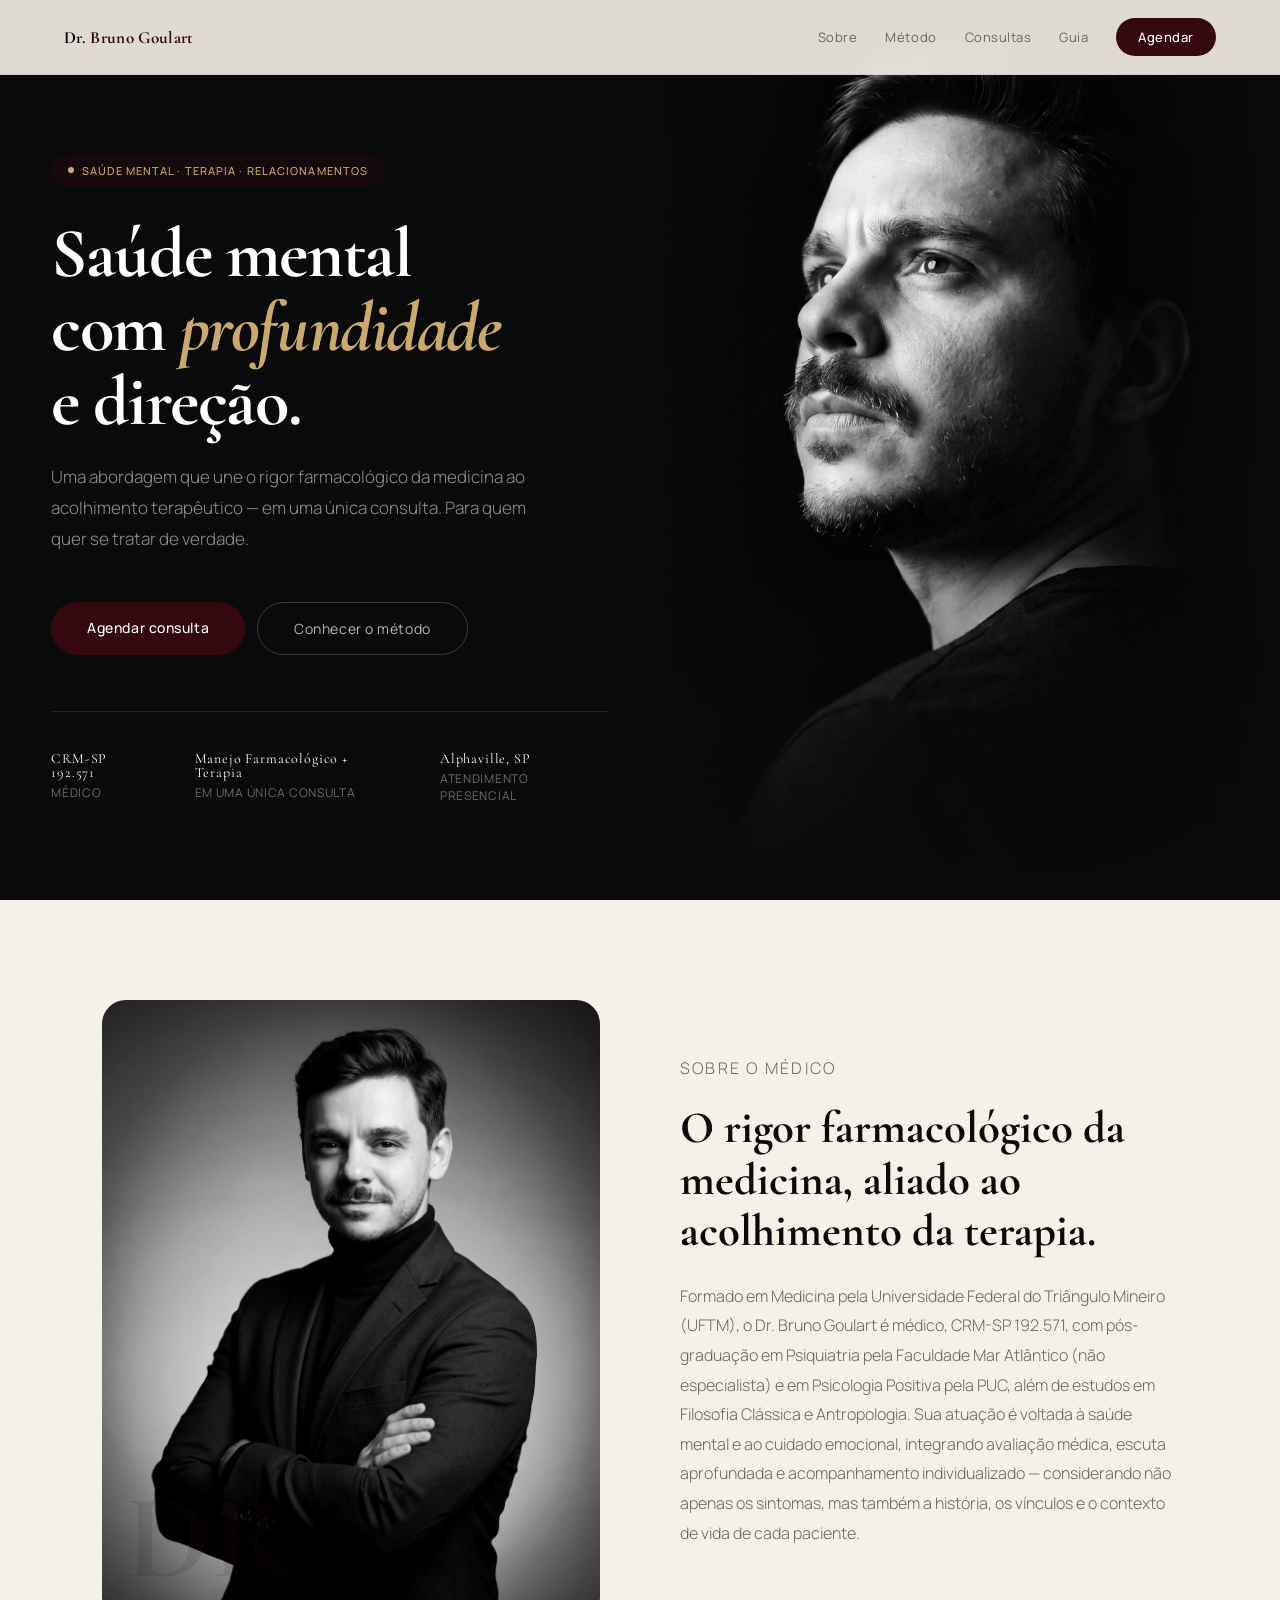
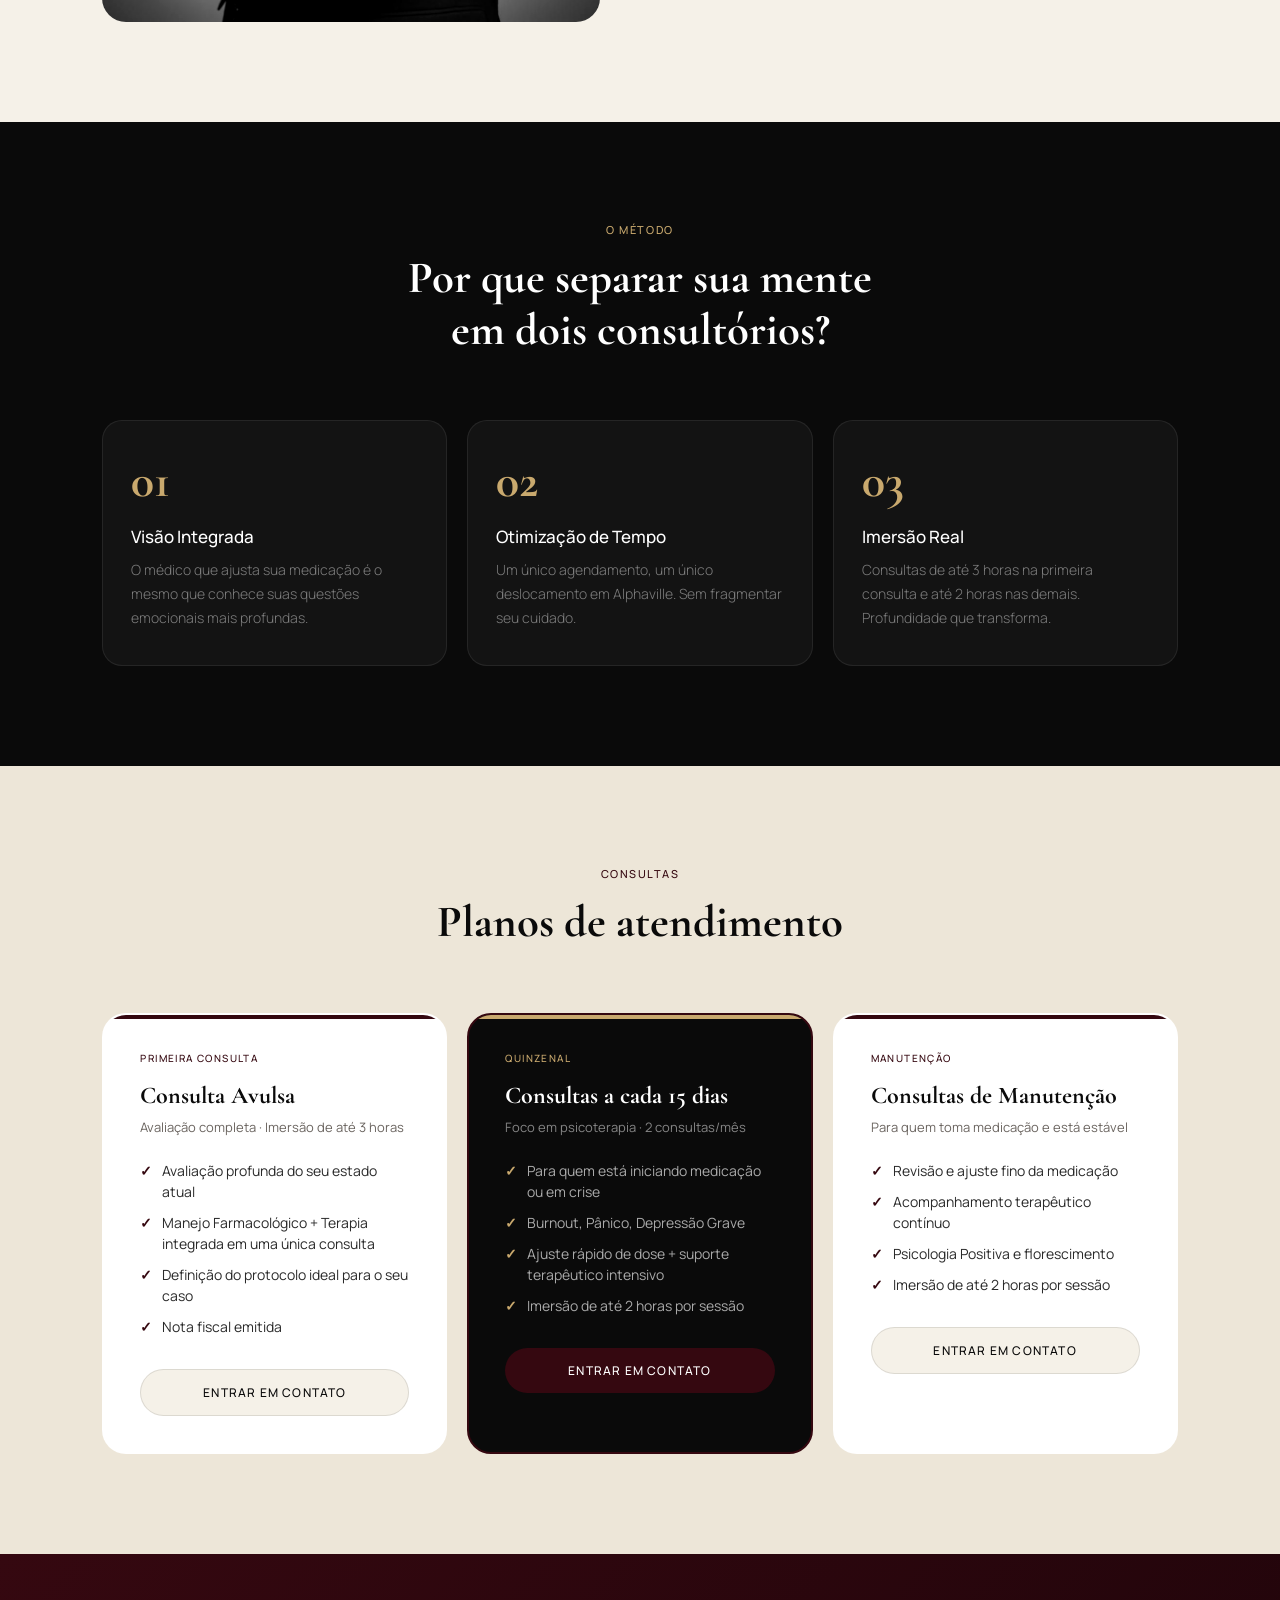
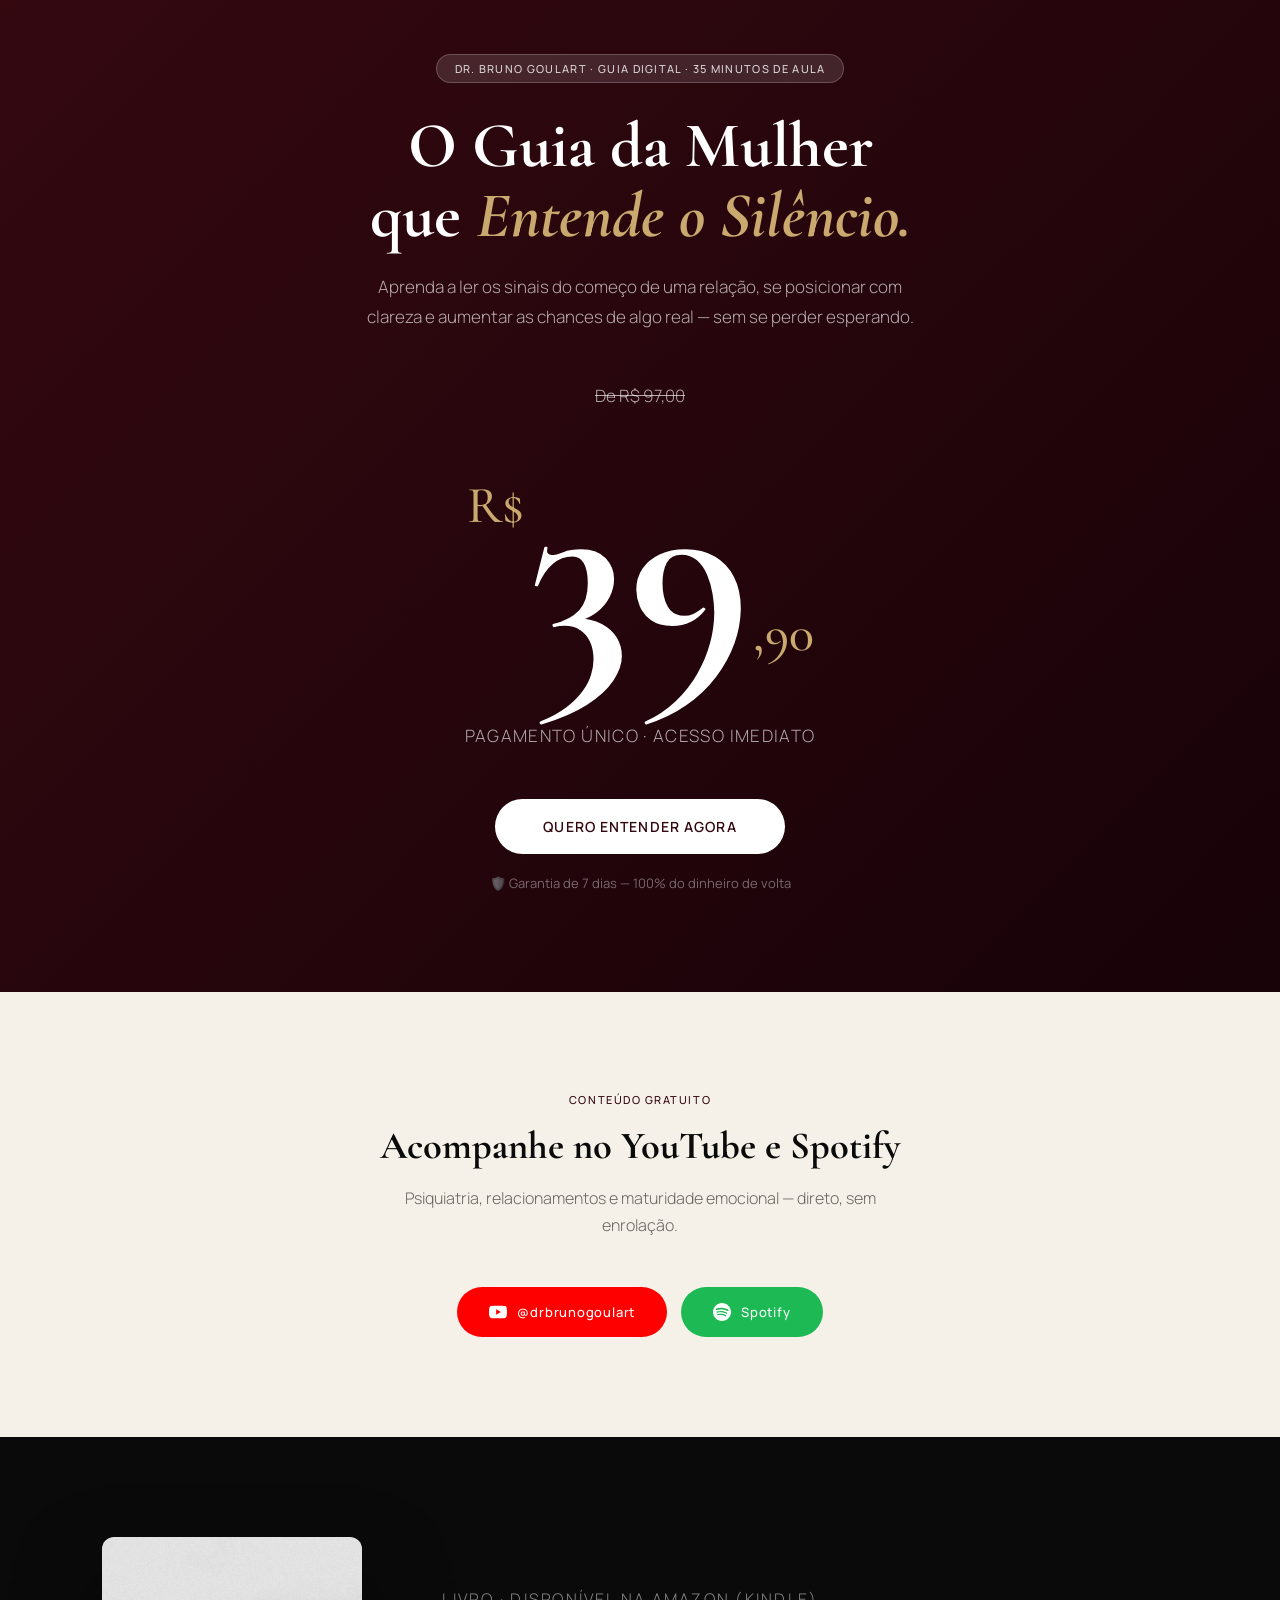
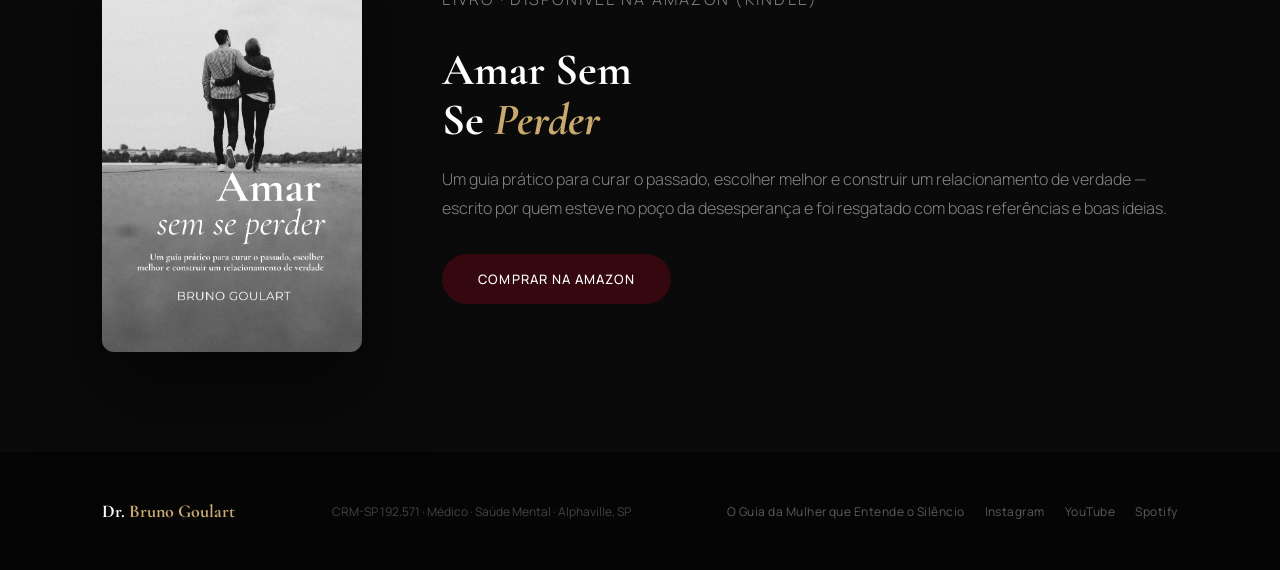
<file: index.html>
<!DOCTYPE html>
<html lang="pt-BR">
<head>
<meta charset="UTF-8">
<meta name="viewport" content="width=device-width, initial-scale=1.0">
<title>Dr. Bruno Goulart — Saúde Mental e Relacionamentos</title>
<link href="https://fonts.googleapis.com/css2?family=Cormorant+Garamond:wght@500;600;700&family=Manrope:wght@300;400;500;600;700;800&display=swap" rel="stylesheet">
<style>
*{margin:0;padding:0;box-sizing:border-box}
:root{
  --bege:#F5F1E8;
  --bege2:#EDE6D8;
  --vinho:#350810;
  --vinho-light:#54101C;
  --gold:#C9A96E;
  --azul:#0047AB;
  --verm:#8B0000;
  --preto:#0A0A0A;
  --cinza:#2A2A2A;
  --text:#1A1A1A;
  --muted:#6B6560;
}
html{scroll-behavior:smooth}
body{font-family:'Manrope',sans-serif;background:var(--bege);color:var(--text);overflow-x:hidden}
a{text-decoration:none;color:inherit}
img{max-width:100%;display:block}
/* NAV */
nav{position:fixed;top:0;left:0;right:0;z-index:100;padding:18px 5%;display:flex;justify-content:space-between;align-items:center;background:rgba(242,237,228,.92);backdrop-filter:blur(12px);border-bottom:1px solid rgba(0,0,0,.06)}
.nav-logo{font-family:'Cormorant Garamond',serif;font-size:17px;font-weight:700;letter-spacing:.02em;color:var(--preto)}
.nav-logo span{color:var(--vinho)}
.nav-links{display:flex;gap:28px;align-items:center}
.nav-links a{font-size:13px;font-weight:400;color:var(--muted);transition:color .2s;letter-spacing:.04em}
.nav-links a:hover{color:var(--preto)}
.nav-cta{background:var(--vinho)!important;color:#fff!important;padding:10px 22px;border-radius:50px;font-size:13px!important;font-weight:500!important;transition:background .2s!important}
.nav-cta:hover{background:var(--vinho-light)!important}
/* HERO */
.hero{min-height:100vh;display:grid;grid-template-columns:1fr 1fr;background:var(--preto);position:relative;overflow:hidden}
.hero-left{padding:140px 5% 80px 8%;display:flex;flex-direction:column;justify-content:center;position:relative;z-index:2}
.hero-tag{display:inline-flex;align-items:center;gap:8px;background:rgba(53,8,16,.25);border:1px solid rgba(53,8,16,.4);color:#C9A96E;font-size:11px;font-weight:500;padding:6px 16px;border-radius:50px;letter-spacing:.1em;text-transform:uppercase;margin-bottom:32px;width:fit-content}
.hero-tag::before{content:'';width:6px;height:6px;border-radius:50%;background:#C9A96E}
.hero h1{font-family:'Cormorant Garamond',serif;font-size:clamp(44px,5.5vw,76px);font-weight:900;color:#fff;line-height:1.05;margin-bottom:24px;letter-spacing:-.02em}
.hero h1 em{font-style:italic;color:#C9A96E}
.hero-desc{font-size:17px;color:rgba(255,255,255,.55);line-height:1.8;max-width:480px;margin-bottom:48px;font-weight:300}
.hero-btns{display:flex;gap:12px;flex-wrap:wrap}
.btn-primary{background:var(--vinho);color:#fff;padding:16px 36px;border-radius:50px;font-size:14px;font-weight:500;letter-spacing:.04em;transition:all .2s;display:inline-block}
.btn-primary:hover{background:var(--vinho-light);transform:translateY(-1px)}
.btn-ghost{background:transparent;color:rgba(255,255,255,.7);padding:16px 36px;border-radius:50px;font-size:14px;font-weight:400;border:1px solid rgba(255,255,255,.2);transition:all .2s;display:inline-block;letter-spacing:.04em}
.btn-ghost:hover{border-color:rgba(255,255,255,.5);color:#fff}
.hero-stats{display:flex;gap:40px;margin-top:56px;padding-top:40px;border-top:1px solid rgba(255,255,255,.1)}
.stat-val{font-family:'Cormorant Garamond',serif;font-size:32px;font-weight:700;color:#fff;line-height:1}
.stat-label{font-size:12px;color:rgba(255,255,255,.4);margin-top:4px;letter-spacing:.06em;text-transform:uppercase}
.hero-right{position:relative;overflow:hidden}
.hero-right img{width:100%;height:100%;object-fit:cover;object-position:center top;filter:grayscale(100%) contrast(1.05)}
.hero-right::after{content:'';position:absolute;inset:0;background:linear-gradient(90deg,var(--preto) 0%,transparent 30%,transparent 70%,var(--preto) 100%)}
.hero-right::before{content:'';position:absolute;inset:0;background:linear-gradient(180deg,transparent 60%,var(--preto) 100%);z-index:1}
/* SOBRE */
.sobre{padding:100px 8%;background:var(--bege);display:grid;grid-template-columns:1fr 1fr;gap:80px;align-items:center}
.sobre-img{position:relative;border-radius:24px;overflow:hidden;aspect-ratio:4/5}
.sobre-img img{width:100%;height:100%;object-fit:cover;object-position:center top;filter:grayscale(20%) contrast(1.05)}
.sobre-img::after{content:'DR';position:absolute;bottom:24px;left:24px;font-family:'Cormorant Garamond',serif;font-size:120px;font-weight:900;color:rgba(53,8,16,.12);line-height:1;pointer-events:none}
.sobre-tag{font-size:11px;font-weight:500;letter-spacing:.14em;text-transform:uppercase;color:var(--vinho);margin-bottom:16px}
.sobre h2{font-family:'Cormorant Garamond',serif;font-size:clamp(32px,3.5vw,48px);font-weight:700;color:var(--preto);line-height:1.15;margin-bottom:24px}
.sobre p{font-size:16px;color:var(--muted);line-height:1.85;margin-bottom:20px;font-weight:300}
.sobre-credenciais{display:flex;flex-direction:column;gap:10px;margin-top:32px}
.cred{display:flex;align-items:flex-start;gap:12px;font-size:14px;color:var(--cinza)}
.cred-dot{width:8px;height:8px;border-radius:50%;background:var(--vinho);flex-shrink:0;margin-top:5px}
/* METODO */
.metodo{padding:100px 8%;background:var(--preto)}
.section-header{text-align:center;margin-bottom:64px}
.section-tag{font-size:11px;font-weight:500;letter-spacing:.14em;text-transform:uppercase;color:#C9A96E;margin-bottom:16px}
.section-tag.dark{color:var(--vinho)}
.section-h2{font-family:'Cormorant Garamond',serif;font-size:clamp(32px,3.5vw,52px);font-weight:700;color:#fff;line-height:1.15}
.section-h2.dark{color:var(--preto)}
.metodo-grid{display:grid;grid-template-columns:repeat(3,1fr);gap:20px}
.metodo-card{background:rgba(255,255,255,.04);border:1px solid rgba(255,255,255,.08);border-radius:20px;padding:36px 28px;transition:all .25s}
.metodo-card:hover{background:rgba(53,8,16,.12);border-color:rgba(53,8,16,.3);transform:translateY(-4px)}
.metodo-num{font-family:'Cormorant Garamond',serif;font-size:48px;font-weight:900;color:var(--gold);line-height:1;margin-bottom:20px}
.metodo-card h3{font-size:17px;font-weight:500;color:#fff;margin-bottom:10px}
.metodo-card p{font-size:14px;color:rgba(255,255,255,.45);line-height:1.7;font-weight:300}
/* CONSULTAS */
.consultas{padding:100px 8%;background:var(--bege2)}
.consultas-grid{display:grid;grid-template-columns:repeat(3,1fr);gap:20px;margin-top:64px}
.consulta-card{background:#fff;border-radius:24px;padding:36px;transition:all .25s;border:2px solid transparent;position:relative;overflow:hidden}
.consulta-card::before{content:'';position:absolute;top:0;left:0;right:0;height:4px;background:var(--vinho)}
.consulta-card.destaque{border-color:var(--vinho);background:var(--preto)}
.consulta-card.destaque::before{background:#C9A96E}
.consulta-card:hover{transform:translateY(-4px);box-shadow:0 20px 60px rgba(0,0,0,.1)}
.consulta-label{font-size:10px;font-weight:500;letter-spacing:.14em;text-transform:uppercase;color:var(--vinho);margin-bottom:16px}
.consulta-card.destaque .consulta-label{color:#C9A96E}
.consulta-card h3{font-family:'Cormorant Garamond',serif;font-size:24px;font-weight:700;color:var(--preto);margin-bottom:8px}
.consulta-card.destaque h3{color:#fff}
.consulta-freq{font-size:13px;color:var(--muted);margin-bottom:24px}
.consulta-card.destaque .consulta-freq{color:rgba(255,255,255,.5)}
.consulta-features{list-style:none;display:flex;flex-direction:column;gap:10px;margin-bottom:32px}
.consulta-features li{font-size:14px;color:var(--cinza);display:flex;gap:10px;align-items:flex-start;line-height:1.5}
.consulta-card.destaque .consulta-features li{color:rgba(255,255,255,.65)}
.consulta-features li::before{content:'✓';color:var(--vinho);font-weight:700;flex-shrink:0}
.consulta-card.destaque .consulta-features li::before{color:#C9A96E}
.btn-card{display:block;text-align:center;background:var(--bege);color:var(--preto);padding:14px;font-size:12px;font-weight:500;letter-spacing:.1em;text-transform:uppercase;border-radius:50px;transition:all .2s;border:1px solid rgba(0,0,0,.1)}
.btn-card:hover{background:var(--vinho);color:#fff;border-color:var(--vinho)}
.btn-card.inv{background:var(--vinho);color:#fff;border:none}
.btn-card.inv:hover{background:var(--vinho-light)}
/* GUIA */
.desafio{padding:100px 8%;background:linear-gradient(135deg,var(--vinho) 0%,#170308 100%);position:relative;overflow:hidden}
.desafio-inner{max-width:860px;margin:0 auto;text-align:center;position:relative;z-index:2}
.desafio-tag{display:inline-block;background:rgba(255,255,255,.12);border:1px solid rgba(255,255,255,.2);color:rgba(255,255,255,.8);font-size:11px;font-weight:500;padding:6px 18px;border-radius:50px;letter-spacing:.12em;text-transform:uppercase;margin-bottom:28px}
.desafio h2{font-family:'Cormorant Garamond',serif;font-size:clamp(36px,5vw,64px);font-weight:900;color:#fff;margin-bottom:20px;line-height:1.1}
.desafio h2 em{font-style:italic;color:#C9A96E}
.desafio p{font-size:17px;color:rgba(255,255,255,.65);max-width:560px;margin:0 auto 48px;line-height:1.8;font-weight:300}
.desafio-preco{margin-bottom:40px}
.preco-de{font-size:14px;color:rgba(255,255,255,.35);text-decoration:line-through;margin-bottom:4px}
.preco-val{font-family:'Cormorant Garamond',serif;font-size:260px!important;font-weight:900;color:#fff;line-height:.85;display:flex;align-items:center;justify-content:center;gap:0}
.preco-obs{font-size:12px;color:rgba(255,255,255,.35);margin-top:80px;letter-spacing:.08em;text-transform:uppercase}
.btn-desafio{display:inline-block;background:#fff;color:var(--vinho);padding:18px 48px;border-radius:50px;font-size:14px;font-weight:600;letter-spacing:.08em;text-transform:uppercase;transition:all .2s}
.btn-desafio:hover{background:#f0e8ff;transform:translateY(-2px)}
.garantia{margin-top:20px;font-size:13px;color:rgba(255,255,255,.4);display:flex;align-items:center;gap:8px;justify-content:center}
/* CONTEUDO */
.conteudo{padding:100px 8%;background:var(--bege);text-align:center}
.conteudo-btns{display:flex;gap:14px;justify-content:center;flex-wrap:wrap;margin-top:48px}
.btn-yt{display:inline-flex;align-items:center;gap:10px;background:#FF0000;color:#fff;padding:16px 32px;border-radius:50px;font-size:13px;font-weight:500;letter-spacing:.06em;transition:opacity .2s}
.btn-yt:hover{opacity:.85}
.btn-sp{display:inline-flex;align-items:center;gap:10px;background:#1DB954;color:#fff;padding:16px 32px;border-radius:50px;font-size:13px;font-weight:500;letter-spacing:.06em;transition:opacity .2s}
.btn-sp:hover{opacity:.85}
/* LIVRO */
.livro{padding:100px 8%;background:var(--preto);display:grid;grid-template-columns:auto 1fr;gap:80px;align-items:center}
.livro-capa{width:260px;flex-shrink:0;border-radius:12px;overflow:hidden;box-shadow:0 40px 80px rgba(0,0,0,.5)}
.livro-capa img{width:100%;height:100%;object-fit:cover}
.livro-tag{font-size:11px;font-weight:500;letter-spacing:.14em;text-transform:uppercase;color:#C9A96E;margin-bottom:16px}
.livro h2{font-family:'Cormorant Garamond',serif;font-size:clamp(32px,3.5vw,52px);font-weight:900;color:#fff;line-height:1.1;margin-bottom:20px}
.livro h2 em{font-style:italic;color:#C9A96E}
.livro p{font-size:16px;color:rgba(255,255,255,.5);line-height:1.8;margin-bottom:32px;font-weight:300}
.btn-livro{display:inline-block;background:var(--vinho);color:#fff;padding:16px 36px;border-radius:50px;font-size:13px;font-weight:500;letter-spacing:.08em;text-transform:uppercase;transition:all .2s}
.btn-livro:hover{background:var(--vinho-light)}
/* FOOTER */
footer{background:#050505;padding:48px 8%;display:flex;justify-content:space-between;align-items:center;flex-wrap:wrap;gap:24px}
.footer-logo{font-family:'Cormorant Garamond',serif;font-size:18px;font-weight:700;color:#fff}
.footer-logo span{color:#C9A96E}
footer p{font-size:12px;color:rgba(255,255,255,.25);line-height:1.8}
.footer-links{display:flex;gap:20px}
.footer-links a{font-size:12px;color:rgba(255,255,255,.35);transition:color .2s;letter-spacing:.04em}
.footer-links a:hover{color:#C9A96E}
@media(max-width:900px){
  nav .nav-links{display:none}
  .hero{grid-template-columns:1fr;min-height:auto}
  .hero-right{height:55vw;order:-1}
  .hero-left{padding:80px 6% 50px}
  .hero h1{font-size:clamp(36px,10vw,56px)}
  .hero-desc{font-size:15px;margin-bottom:32px}
  .hero-btns{flex-direction:column;align-items:flex-start;gap:12px}
  .btn-primary,.btn-ghost{width:100%;text-align:center}
  .hero-stats{flex-direction:column;gap:16px;margin-top:36px;padding-top:28px}
  .stat-val{font-size:13px}
  .sobre,.livro{grid-template-columns:1fr;gap:40px}
  .sobre-img{aspect-ratio:4/3}
  .sobre{padding:60px 6%}
  .sobre h2{font-size:28px}
  .metodo{padding:60px 6%}
  .metodo-grid{grid-template-columns:1fr;gap:14px}
  .consultas{padding:60px 6%}
  .consultas-grid{grid-template-columns:1fr;gap:14px}
  .desafio{padding:60px 6%}
  .desafio h2{font-size:clamp(32px,8vw,52px)}
  .desafio p{font-size:15px}
  .preco-val{font-size:120px!important}
  .conteudo{padding:60px 6%}
  .conteudo-btns{flex-direction:column;align-items:center}
  .livro{padding:60px 6%;grid-template-columns:1fr}
  .livro-capa{width:160px;margin:0 auto}
  footer{flex-direction:column;text-align:center;padding:32px 6%;gap:16px}
  .footer-links{flex-wrap:wrap;justify-content:center}
}
@media(max-width:480px){
  .hero-left{padding:80px 5% 40px}
  .hero h1{font-size:clamp(32px,9vw,44px)}
  .sobre,.metodo,.consultas,.desafio,.conteudo,.livro{padding-left:5%;padding-right:5%}
  .metodo-card{padding:24px 20px}
  .consulta-card{padding:24px 20px}
  .hero-right{height:60vw}
  .nav-logo{font-size:15px}
}
</style>
</head>
<body>
<nav>
  <div class="nav-logo">Dr. <span>Bruno Goulart</span></div>
  <div class="nav-links">
    <a href="#sobre">Sobre</a>
    <a href="#metodo">Método</a>
    <a href="#consultas">Consultas</a>
    <a href="#desafio">Guia</a>
    <a href="https://wa.me/55" class="nav-cta">Agendar</a>
  </div>
</nav>
<!-- HERO -->
<section class="hero">
  <div class="hero-left">
    <div class="hero-tag">Saúde Mental · Terapia · Relacionamentos</div>
    <h1>Saúde mental<br>com <em>profundidade</em><br>e direção.</h1>
    <p class="hero-desc">Uma abordagem que une o rigor farmacológico da medicina ao acolhimento terapêutico — em uma única consulta. Para quem quer se tratar de verdade.</p>
    <div class="hero-btns">
      <a href="https://wa.me/55" class="btn-primary">Agendar consulta</a>
      <a href="#sobre" class="btn-ghost">Conhecer o método</a>
    </div>
    <div class="hero-stats">
      <div><div class="stat-val" style="font-size:14px;font-weight:400;letter-spacing:.06em">CRM-SP 192.571</div><div class="stat-label">Médico</div></div>
      <div><div class="stat-val" style="font-size:14px;font-weight:400;letter-spacing:.06em">Manejo Farmacológico + Terapia</div><div class="stat-label">Em uma única consulta</div></div>
      <div><div class="stat-val" style="font-size:14px;font-weight:400;letter-spacing:.06em">Alphaville, SP</div><div class="stat-label">Atendimento presencial</div></div>
    </div>
  </div>
  <div class="hero-right">
    <img src="bruno1.jpeg" alt="Dr. Bruno Goulart">
  </div>
</section>
<!-- SOBRE -->
<section class="sobre" id="sobre">
  <div class="sobre-img">
    <img src="bruno2.jpeg" alt="Dr. Bruno Goulart">
  </div>
  <div>
    <p class="sobre-tag">Sobre o médico</p>
    <h2>O rigor farmacológico da medicina, aliado ao acolhimento da terapia.</h2>
    <p>Formado em Medicina pela Universidade Federal do Triângulo Mineiro (UFTM), o Dr. Bruno Goulart é médico, CRM-SP 192.571, com pós-graduação em Psiquiatria pela Faculdade Mar Atlântico (não especialista) e em Psicologia Positiva pela PUC, além de estudos em Filosofia Clássica e Antropologia. Sua atuação é voltada à saúde mental e ao cuidado emocional, integrando avaliação médica, escuta aprofundada e acompanhamento individualizado — considerando não apenas os sintomas, mas também a história, os vínculos e o contexto de vida de cada paciente.</p>
  </div>
</section>
<!-- MÉTODO -->
<section class="metodo" id="metodo">
  <div class="section-header">
    <p class="section-tag">O método</p>
    <h2 class="section-h2">Por que separar sua mente<br>em dois consultórios?</h2>
  </div>
  <div class="metodo-grid">
    <div class="metodo-card">
      <div class="metodo-num">01</div>
      <h3>Visão Integrada</h3>
      <p>O médico que ajusta sua medicação é o mesmo que conhece suas questões emocionais mais profundas.</p>
    </div>
    <div class="metodo-card">
      <div class="metodo-num">02</div>
      <h3>Otimização de Tempo</h3>
      <p>Um único agendamento, um único deslocamento em Alphaville. Sem fragmentar seu cuidado.</p>
    </div>
    <div class="metodo-card">
      <div class="metodo-num">03</div>
      <h3>Imersão Real</h3>
      <p>Consultas de até 3 horas na primeira consulta e até 2 horas nas demais. Profundidade que transforma.</p>
    </div>
  </div>
</section>
<!-- CONSULTAS -->
<section class="consultas" id="consultas">
  <div class="section-header">
    <p class="section-tag dark">Consultas</p>
    <h2 class="section-h2 dark">Planos de atendimento</h2>
  </div>
  <div class="consultas-grid">
    <div class="consulta-card">
      <p class="consulta-label">Primeira Consulta</p>
      <h3>Consulta Avulsa</h3>
      <p class="consulta-freq">Avaliação completa · Imersão de até 3 horas</p>
      <ul class="consulta-features">
        <li>Avaliação profunda do seu estado atual</li>
        <li>Manejo Farmacológico + Terapia integrada em uma única consulta</li>
        <li>Definição do protocolo ideal para o seu caso</li>
        <li>Nota fiscal emitida</li>
      </ul>
      <a href="https://wa.me/55" class="btn-card">Entrar em contato</a>
    </div>
    <div class="consulta-card destaque">
      <p class="consulta-label">Quinzenal</p>
      <h3>Consultas a cada 15 dias</h3>
      <p class="consulta-freq">Foco em psicoterapia · 2 consultas/mês</p>
      <ul class="consulta-features">
        <li>Para quem está iniciando medicação ou em crise</li>
        <li>Burnout, Pânico, Depressão Grave</li>
        <li>Ajuste rápido de dose + suporte terapêutico intensivo</li>
        <li>Imersão de até 2 horas por sessão</li>
      </ul>
      <a href="https://wa.me/55" class="btn-card inv">Entrar em contato</a>
    </div>
    <div class="consulta-card">
      <p class="consulta-label">Manutenção</p>
      <h3>Consultas de Manutenção</h3>
      <p class="consulta-freq">Para quem toma medicação e está estável</p>
      <ul class="consulta-features">
        <li>Revisão e ajuste fino da medicação</li>
        <li>Acompanhamento terapêutico contínuo</li>
        <li>Psicologia Positiva e florescimento</li>
        <li>Imersão de até 2 horas por sessão</li>
      </ul>
      <a href="https://wa.me/55" class="btn-card">Entrar em contato</a>
    </div>
  </div>
</section>
<!-- GUIA -->
<section class="desafio" id="desafio">
  <div class="desafio-inner">
    <div class="desafio-tag">Dr. Bruno Goulart · Guia Digital · 35 minutos de aula</div>
    <h2>O Guia da Mulher<br>que <em>Entende o Silêncio.</em></h2>
    <p>Aprenda a ler os sinais do começo de uma relação, se posicionar com clareza e aumentar as chances de algo real — sem se perder esperando.</p>
    <div class="desafio-preco">
      <p class="preco-de">De R$ 97,00</p>
      <div class="preco-val" style="margin-bottom:40px">
        <span style="font-size:52px;color:var(--gold);font-weight:500;align-self:flex-start;padding-top:24px;margin-right:4px">R$</span>
        <span>39</span>
        <span style="font-size:52px;color:var(--gold);font-weight:500;align-self:flex-end;padding-bottom:24px;margin-left:2px">,90</span>
      </div>
      <p class="preco-obs">Pagamento único · Acesso imediato</p>
    </div>
    <a href="/silencio" class="btn-desafio">Quero entender agora</a>
    <div class="garantia">🛡️ Garantia de 7 dias — 100% do dinheiro de volta</div>
  </div>
</section>
<!-- CONTEÚDO -->
<section class="conteudo" id="conteudo">
  <p class="sobre-tag" style="text-align:center">Conteúdo gratuito</p>
  <h2 style="font-family:'Cormorant Garamond',serif;font-size:clamp(28px,3vw,44px);font-weight:700;color:var(--preto);margin-bottom:16px">Acompanhe no YouTube e Spotify</h2>
  <p style="font-size:16px;color:var(--muted);max-width:520px;margin:0 auto;font-weight:300;line-height:1.7">Psiquiatria, relacionamentos e maturidade emocional — direto, sem enrolação.</p>
  <div class="conteudo-btns">
    <a href="https://youtube.com/@drbrunogoulart" target="_blank" class="btn-yt">
      <svg width="18" height="18" viewBox="0 0 24 24" fill="white"><path d="M23.498 6.186a3.016 3.016 0 0 0-2.122-2.136C19.505 3.545 12 3.545 12 3.545s-7.505 0-9.377.505A3.017 3.017 0 0 0 .502 6.186C0 8.07 0 12 0 12s0 3.93.502 5.814a3.016 3.016 0 0 0 2.122 2.136c1.871.505 9.376.505 9.376.505s7.505 0 9.377-.505a3.015 3.015 0 0 0 2.122-2.136C24 15.93 24 12 24 12s0-3.93-.502-5.814zM9.545 15.568V8.432L15.818 12l-6.273 3.568z"/></svg>
      @drbrunogoulart
    </a>
    <a href="https://open.spotify.com/show/drbrunogoulart" target="_blank" class="btn-sp">
      <svg width="18" height="18" viewBox="0 0 24 24" fill="white"><path d="M12 0C5.4 0 0 5.4 0 12s5.4 12 12 12 12-5.4 12-12S18.66 0 12 0zm5.521 17.34c-.24.359-.66.48-1.021.24-2.82-1.74-6.36-2.101-10.561-1.141-.418.122-.779-.179-.899-.539-.12-.421.18-.78.54-.9 4.56-1.021 8.52-.6 11.64 1.32.42.18.479.659.301 1.02zm1.44-3.3c-.301.42-.841.6-1.262.3-3.239-1.98-8.159-2.58-11.939-1.38-.479.12-1.02-.12-1.14-.6-.12-.48.12-1.021.6-1.141C9.6 9.9 15 10.561 18.72 12.84c.361.181.54.78.241 1.2zm.12-3.36C15.24 8.4 8.82 8.16 5.16 9.301c-.6.179-1.2-.181-1.38-.721-.18-.601.18-1.2.72-1.381 4.26-1.26 11.28-1.02 15.721 1.621.539.3.719 1.02.419 1.56-.299.421-1.02.599-1.559.3z"/></svg>
      Spotify
    </a>
  </div>
</section>
<!-- LIVRO -->
<section class="livro">
  <div class="livro-capa">
    <img src="capa-amar-sem-se-perder.jpg" alt="Capa do livro Amar Sem Se Perder, de Dr. Bruno Goulart">
  </div>
  <div>
    <p class="livro-tag">Livro · Disponível na Amazon (Kindle)</p>
    <h2>Amar Sem<br>Se <em>Perder</em></h2>
    <p>Um guia prático para curar o passado, escolher melhor e construir um relacionamento de verdade — escrito por quem esteve no poço da desesperança e foi resgatado com boas referências e boas ideias.</p>
    <a href="https://www.amazon.com.br/Amar-sem-perder-construir-relacionamento-ebook/dp/B0HH9PQ51R" class="btn-livro" id="link-amazon-livro" target="_blank" rel="noopener">Comprar na Amazon</a>
  </div>
</section>
<!-- FOOTER -->
<footer>
  <div class="footer-logo">Dr. <span>Bruno Goulart</span></div>
  <p>CRM-SP 192.571 · Médico · Saúde Mental · Alphaville, SP</p>
  <div class="footer-links">
    <a href="/silencio">O Guia da Mulher que Entende o Silêncio</a>
    <a href="https://instagram.com/drbrunogoulart" target="_blank">Instagram</a>
    <a href="https://youtube.com/@drbrunogoulart" target="_blank">YouTube</a>
    <a href="https://open.spotify.com/show/drbrunogoulart" target="_blank">Spotify</a>
  </div>
</footer>
</body>
</html>
</file>
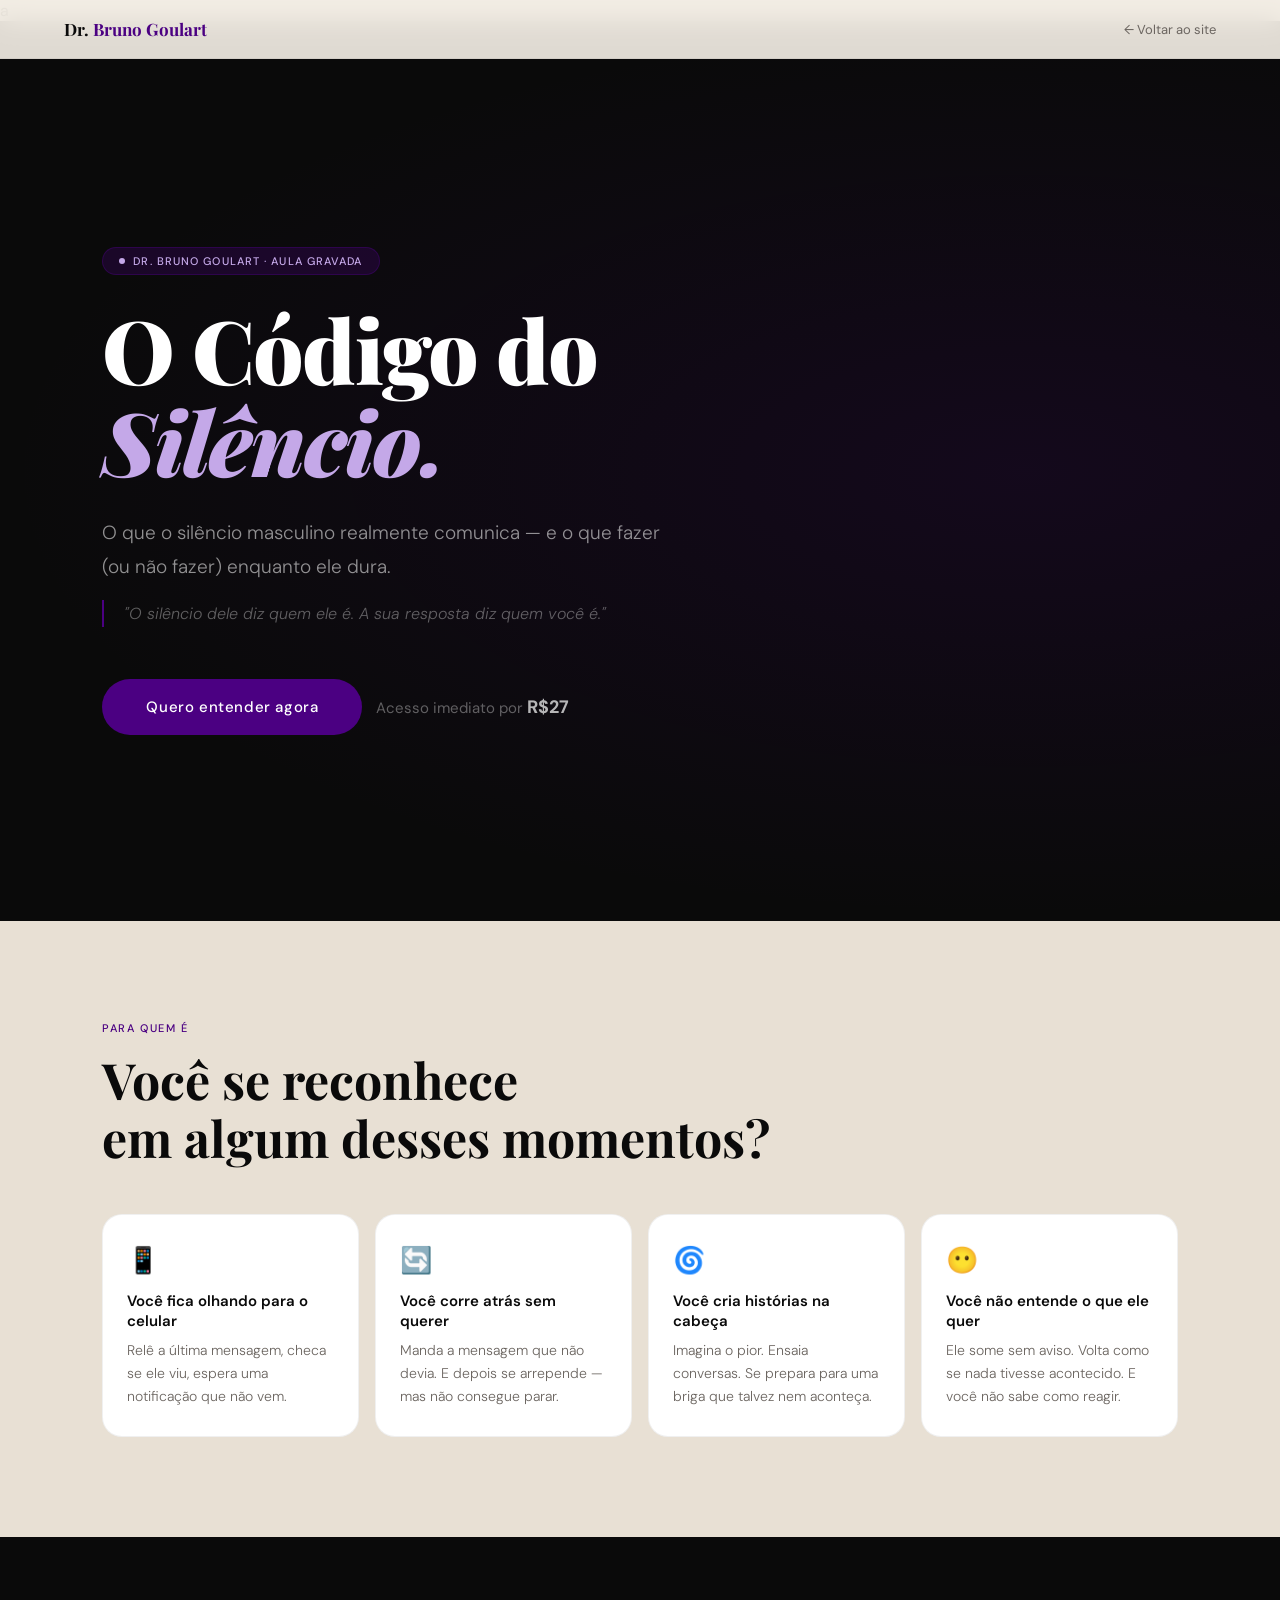
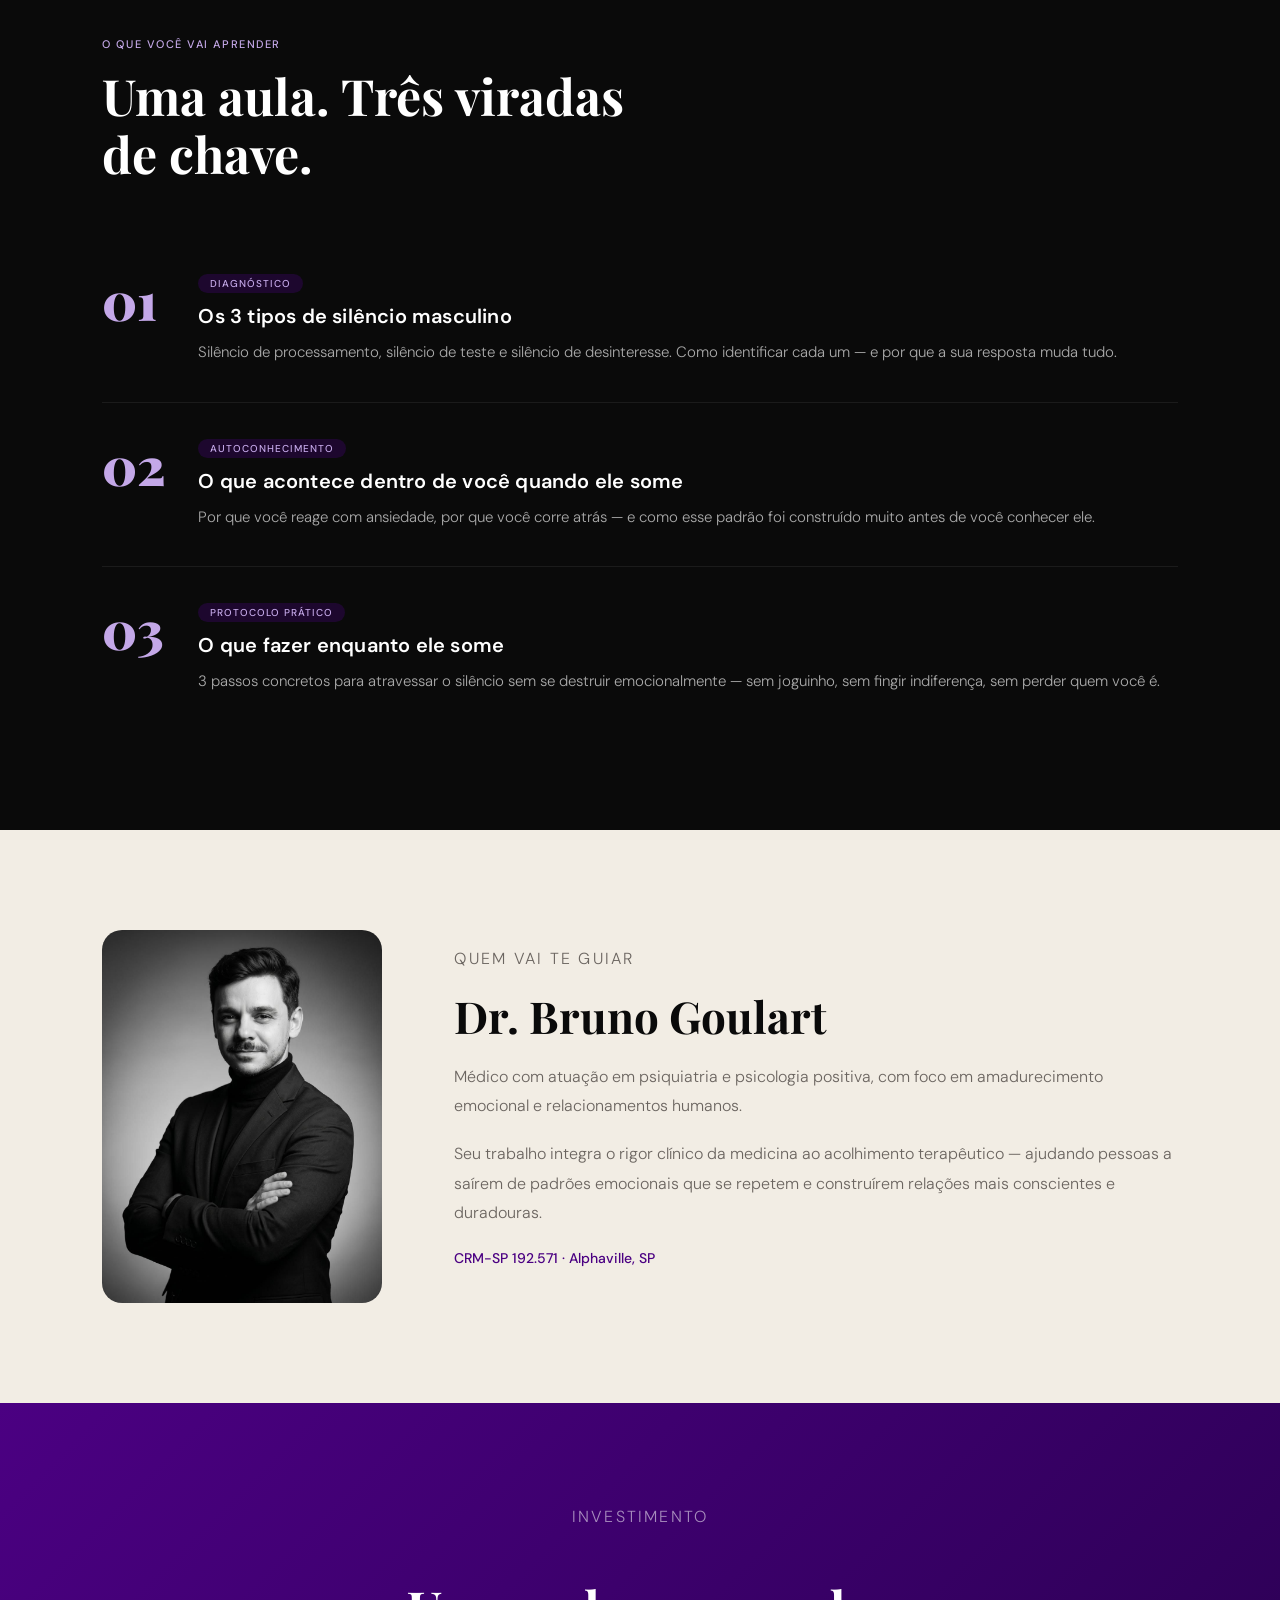
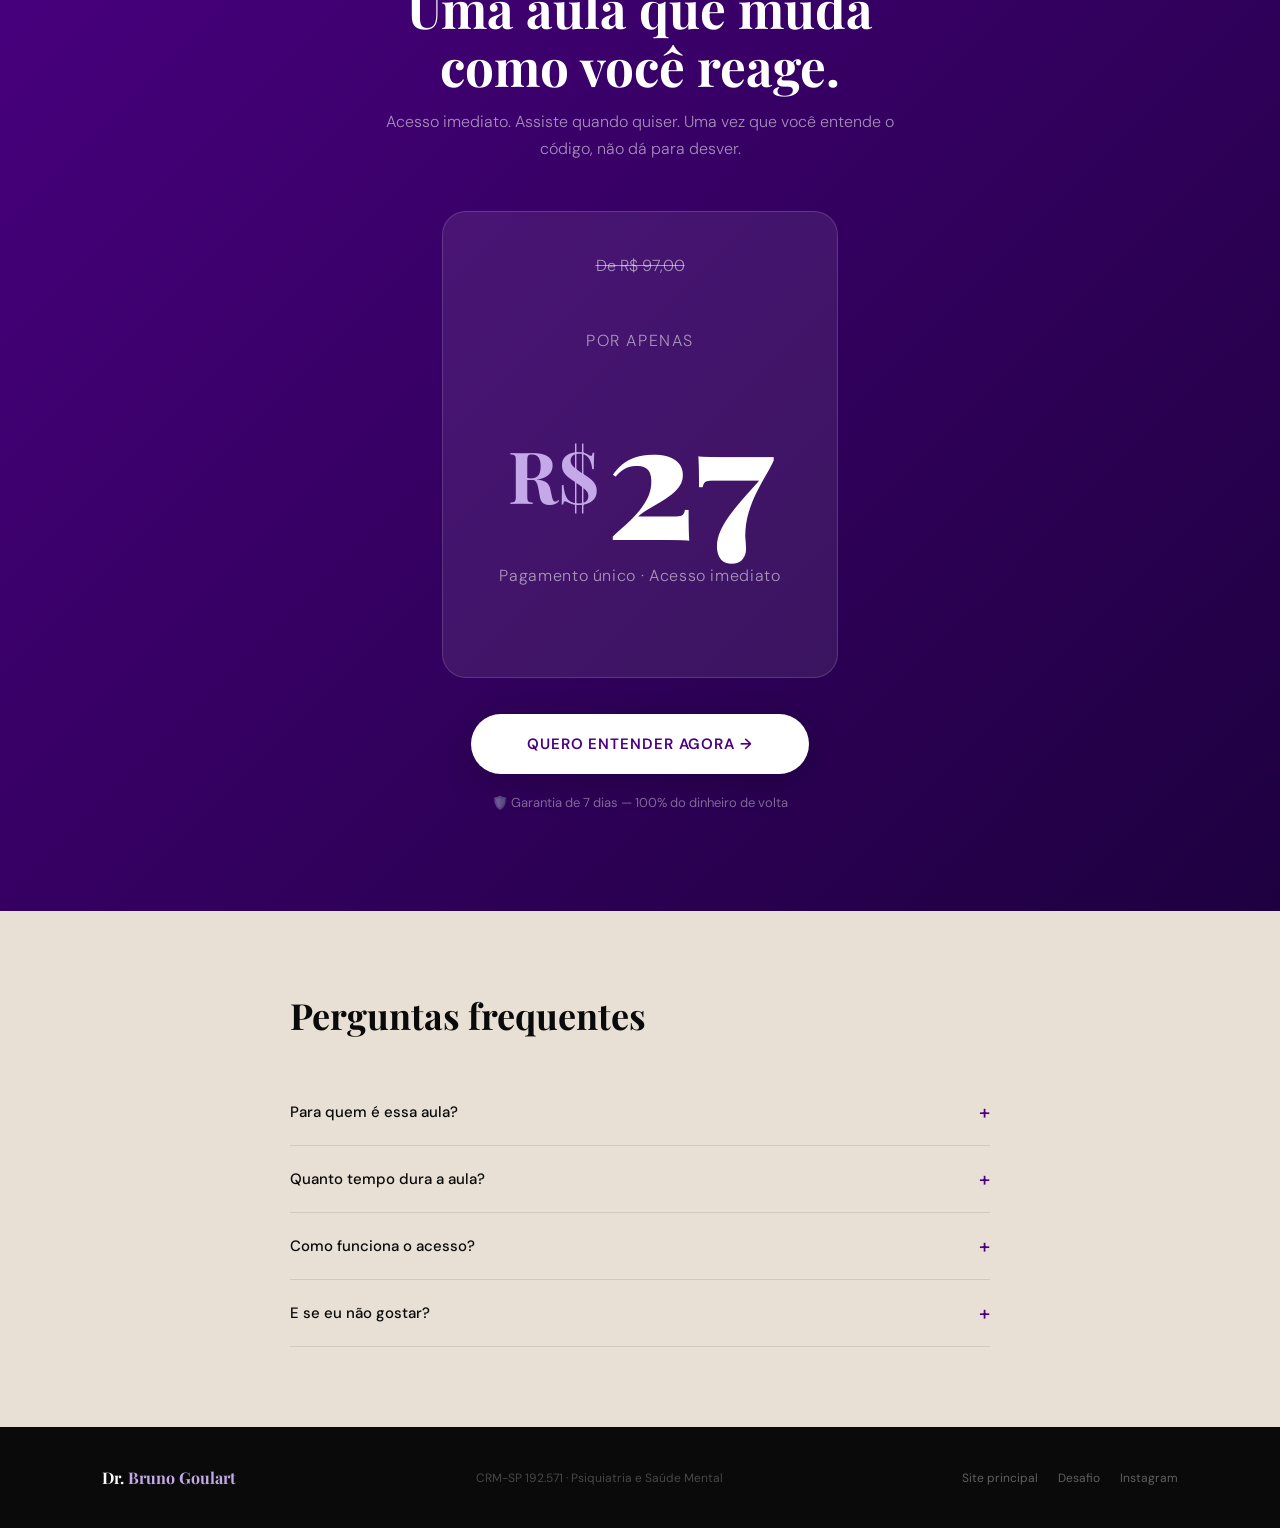
<file: silencio.html>
a<!DOCTYPE html>
<html lang="pt-BR">
<head>
<meta charset="UTF-8">
<meta name="viewport" content="width=device-width, initial-scale=1.0">
<title>O Código do Silêncio — Dr. Bruno Goulart</title>
<link href="https://fonts.googleapis.com/css2?family=Playfair+Display:ital,wght@0,400;0,700;0,900;1,400;1,700&family=DM+Sans:wght@300;400;500&display=swap" rel="stylesheet">
<style>
*{margin:0;padding:0;box-sizing:border-box}
:root{--bege:#F2EDE4;--bege2:#E8E0D4;--roxo:#4B0082;--roxo-light:#6B2FA0;--roxo-pale:#C4A8E8;--preto:#0A0A0A;--muted:#6B6560;--text:#1A1A1A}
html{scroll-behavior:smooth}
body{font-family:'DM Sans',sans-serif;background:var(--bege);color:var(--text);overflow-x:hidden}
a{text-decoration:none;color:inherit}

nav{position:fixed;top:0;left:0;right:0;z-index:100;padding:18px 5%;display:flex;justify-content:space-between;align-items:center;background:rgba(242,237,228,.92);backdrop-filter:blur(12px);border-bottom:1px solid rgba(0,0,0,.06)}
.nav-logo{font-family:'Playfair Display',serif;font-size:17px;font-weight:700;color:var(--preto)}
.nav-logo span{color:var(--roxo)}
.nav-back{font-size:13px;color:var(--muted);transition:color .2s}
.nav-back:hover{color:var(--roxo)}

/* HERO */
.hero{min-height:100vh;background:var(--preto);display:flex;align-items:center;padding:120px 8% 80px;position:relative;overflow:hidden}
.hero::before{content:'';position:absolute;inset:0;background:radial-gradient(ellipse at 80% 50%,rgba(75,0,130,.15) 0%,transparent 70%)}
.hero-inner{max-width:780px;position:relative;z-index:2}
.hero-tag{display:inline-flex;align-items:center;gap:8px;background:rgba(75,0,130,.25);border:1px solid rgba(75,0,130,.4);color:var(--roxo-pale);font-size:11px;font-weight:500;padding:6px 16px;border-radius:50px;letter-spacing:.1em;text-transform:uppercase;margin-bottom:28px}
.hero-tag::before{content:'';width:6px;height:6px;border-radius:50%;background:var(--roxo-pale)}
.hero h1{font-family:'Playfair Display',serif;font-size:clamp(44px,7vw,88px);font-weight:900;color:#fff;line-height:1.05;margin-bottom:28px;letter-spacing:-.02em}
.hero h1 em{font-style:italic;color:var(--roxo-pale)}
.hero-desc{font-size:19px;color:rgba(255,255,255,.55);line-height:1.8;max-width:580px;margin-bottom:16px;font-weight:300}
.hero-promise{font-size:16px;color:rgba(255,255,255,.35);line-height:1.7;max-width:560px;margin-bottom:52px;font-weight:300;font-style:italic;border-left:2px solid var(--roxo);padding-left:20px}
.hero-btns{display:flex;gap:14px;flex-wrap:wrap;align-items:center}
.btn-primary{background:var(--roxo);color:#fff;padding:18px 44px;border-radius:50px;font-size:15px;font-weight:500;letter-spacing:.04em;transition:all .2s;display:inline-block}
.btn-primary:hover{background:var(--roxo-light);transform:translateY(-2px)}
.hero-price{font-size:15px;color:rgba(255,255,255,.35)}
.hero-price strong{color:rgba(255,255,255,.7);font-size:18px}

/* PARA QUEM */
.forwho{padding:100px 8%;background:var(--bege2)}
.eyebrow{font-size:11px;font-weight:500;letter-spacing:.14em;text-transform:uppercase;color:var(--roxo);margin-bottom:16px}
.h2{font-family:'Playfair Display',serif;font-size:clamp(30px,4vw,50px);font-weight:700;color:var(--preto);line-height:1.15;margin-bottom:48px}
.cards{display:grid;grid-template-columns:repeat(auto-fit,minmax(220px,1fr));gap:16px}
.card{background:#fff;border-radius:20px;padding:28px 24px;border:1px solid rgba(0,0,0,.06)}
.card-icon{font-size:26px;margin-bottom:14px}
.card h3{font-size:15px;font-weight:600;color:var(--preto);margin-bottom:8px}
.card p{font-size:14px;color:var(--muted);line-height:1.65;font-weight:300}

/* O QUE VOCÊ VAI APRENDER */
.aprenda{padding:100px 8%;background:var(--preto)}
.aprenda-eyebrow{font-size:11px;font-weight:500;letter-spacing:.14em;text-transform:uppercase;color:var(--roxo-pale);margin-bottom:16px}
.aprenda-h2{font-family:'Playfair Display',serif;font-size:clamp(30px,4vw,50px);font-weight:700;color:#fff;line-height:1.15;margin-bottom:56px}
.blocos{display:flex;flex-direction:column;gap:0}
.bloco{display:flex;gap:32px;padding:36px 0;border-bottom:1px solid rgba(255,255,255,.07);align-items:flex-start}
.bloco:last-child{border-bottom:none}
.bloco-num{font-family:'Playfair Display',serif;font-size:52px;font-weight:900;color:var(--roxo-pale);flex-shrink:0;width:64px;line-height:1}
.bloco-content h3{font-size:20px;font-weight:600;color:#fff;margin-bottom:10px;letter-spacing:.01em}
.bloco-content p{font-size:15px;color:rgba(255,255,255,.65);line-height:1.75;font-weight:300}
.bloco-tag{display:inline-block;background:rgba(75,0,130,.3);color:var(--roxo-pale);font-size:10px;font-weight:500;padding:3px 12px;border-radius:20px;letter-spacing:.1em;text-transform:uppercase;margin-bottom:10px}

/* SOBRE O MÉDICO */
.sobre{padding:100px 8%;background:var(--bege);display:grid;grid-template-columns:280px 1fr;gap:72px;align-items:center}
.sobre-foto{border-radius:20px;overflow:hidden;aspect-ratio:3/4}
.sobre-foto img{width:100%;height:100%;object-fit:cover;object-position:center top;filter:grayscale(20%)}
.sobre-eyebrow{font-size:11px;font-weight:500;letter-spacing:.14em;text-transform:uppercase;color:var(--roxo);margin-bottom:16px}
.sobre h2{font-family:'Playfair Display',serif;font-size:clamp(28px,3.5vw,44px);font-weight:700;color:var(--preto);line-height:1.15;margin-bottom:20px}
.sobre p{font-size:16px;color:var(--muted);line-height:1.85;margin-bottom:18px;font-weight:300}

/* CTA */
.cta{padding:100px 8%;background:linear-gradient(135deg,var(--roxo) 0%,#1E0040 100%);text-align:center;position:relative;overflow:hidden}
.cta-inner{max-width:560px;margin:0 auto;position:relative;z-index:2}
.cta-eyebrow{font-size:11px;font-weight:500;letter-spacing:.14em;text-transform:uppercase;color:var(--roxo-pale);margin-bottom:16px}
.cta h2{font-family:'Playfair Display',serif;font-size:clamp(32px,4vw,52px);font-weight:700;color:#fff;line-height:1.15;margin-bottom:12px}
.cta p{font-size:16px;color:rgba(255,255,255,.55);margin-bottom:48px;font-weight:300;line-height:1.7}
.price-block{background:rgba(255,255,255,.08);border:1px solid rgba(255,255,255,.15);border-radius:24px;padding:40px 56px;margin-bottom:36px;display:inline-block}
.price-de{font-size:18px;color:rgba(255,255,255,.35);text-decoration:line-through;margin-bottom:6px}
.price-por{font-size:14px;color:rgba(255,255,255,.5);letter-spacing:.1em;text-transform:uppercase;margin-bottom:10px}
.price-num{font-family:'Playfair Display',serif;font-size:clamp(100px,18vw,160px);font-weight:900;color:#fff;line-height:.9;display:flex;align-items:center;justify-content:center;gap:8px}
.price-rs{font-size:clamp(52px,8vw,72px);font-weight:700;color:var(--roxo-pale);line-height:1}
.price-obs{font-size:15px;color:rgba(255,255,255,.4);margin-top:16px;letter-spacing:.04em}
.btn-cta{display:inline-block;background:#fff;color:var(--roxo);padding:20px 56px;border-radius:50px;font-size:15px;font-weight:600;letter-spacing:.06em;text-transform:uppercase;transition:all .2s;box-shadow:0 8px 32px rgba(0,0,0,.2)}
.btn-cta:hover{background:#f0e8ff;transform:translateY(-2px)}
.guarantee{display:flex;align-items:center;gap:8px;justify-content:center;margin-top:20px;font-size:13px;color:rgba(255,255,255,.4)}

/* FAQ */
.faq{padding:80px 8%;background:var(--bege2)}
.faq-inner{max-width:700px;margin:0 auto}
.faq-inner h2{font-family:'Playfair Display',serif;font-size:36px;font-weight:700;color:var(--preto);margin-bottom:40px}
.faq-item{border-bottom:1px solid rgba(0,0,0,.1)}
.faq-q{padding:20px 0;font-size:15px;font-weight:500;color:var(--preto);cursor:pointer;display:flex;justify-content:space-between;align-items:center;gap:12px}
.faq-icon{font-size:20px;color:var(--roxo);transition:transform .25s;flex-shrink:0}
.faq-a{display:none;padding:0 0 20px;font-size:14px;color:var(--muted);line-height:1.75;font-weight:300}
.faq-item.open .faq-a{display:block}
.faq-item.open .faq-icon{transform:rotate(45deg)}

/* FOOTER */
footer{background:var(--preto);padding:40px 8%;display:flex;justify-content:space-between;align-items:center;flex-wrap:wrap;gap:20px}
.footer-logo{font-family:'Playfair Display',serif;font-size:16px;font-weight:700;color:#fff}
.footer-logo span{color:var(--roxo-pale)}
footer p{font-size:12px;color:rgba(255,255,255,.25)}
.footer-links{display:flex;gap:20px}
.footer-links a{font-size:12px;color:rgba(255,255,255,.35);transition:color .2s}
.footer-links a:hover{color:var(--roxo-pale)}

@media(max-width:768px){
  nav{padding:16px 5%}
  .hero,.forwho,.aprenda,.sobre,.cta,.faq{padding-left:6%;padding-right:6%}
  .hero{padding-top:100px;padding-bottom:60px}
  .sobre{grid-template-columns:1fr;gap:36px}
  .sobre-foto{aspect-ratio:4/3}
  .bloco{gap:20px}
  .bloco-num{font-size:40px;width:48px}
  .hero-btns{flex-direction:column;align-items:flex-start}
  .btn-primary{width:100%;text-align:center}
  .price-block{padding:32px 28px;width:100%}
  footer{flex-direction:column;text-align:center}
  .footer-links{flex-wrap:wrap;justify-content:center}
}
</style>
</head>
<body>

<nav>
  <div class="nav-logo">Dr. <span>Bruno Goulart</span></div>
  <a href="/" class="nav-back">← Voltar ao site</a>
</nav>

<!-- HERO -->
<section class="hero">
  <div class="hero-inner">
    <div class="hero-tag">Dr. Bruno Goulart · Aula Gravada</div>
    <h1>O Código do<br><em>Silêncio.</em></h1>
    <p class="hero-desc">O que o silêncio masculino realmente comunica — e o que fazer (ou não fazer) enquanto ele dura.</p>
    <p class="hero-promise">"O silêncio dele diz quem ele é. A sua resposta diz quem você é."</p>
    <div class="hero-btns">
      <a href="#cta" class="btn-primary">Quero entender agora</a>
      <p class="hero-price">Acesso imediato por <strong>R$27</strong></p>
    </div>
  </div>
</section>

<!-- PARA QUEM -->
<section class="forwho">
  <p class="eyebrow">Para quem é</p>
  <h2 class="h2">Você se reconhece<br>em algum desses momentos?</h2>
  <div class="cards">
    <div class="card"><div class="card-icon">📱</div><h3>Você fica olhando para o celular</h3><p>Relê a última mensagem, checa se ele viu, espera uma notificação que não vem.</p></div>
    <div class="card"><div class="card-icon">🔄</div><h3>Você corre atrás sem querer</h3><p>Manda a mensagem que não devia. E depois se arrepende — mas não consegue parar.</p></div>
    <div class="card"><div class="card-icon">🌀</div><h3>Você cria histórias na cabeça</h3><p>Imagina o pior. Ensaia conversas. Se prepara para uma briga que talvez nem aconteça.</p></div>
    <div class="card"><div class="card-icon">😶</div><h3>Você não entende o que ele quer</h3><p>Ele some sem aviso. Volta como se nada tivesse acontecido. E você não sabe como reagir.</p></div>
  </div>
</section>

<!-- O QUE VOCÊ VAI APRENDER -->
<section class="aprenda">
  <p class="aprenda-eyebrow">O que você vai aprender</p>
  <h2 class="aprenda-h2">Uma aula. Três viradas<br>de chave.</h2>
  <div class="blocos">
    <div class="bloco">
      <div class="bloco-num">01</div>
      <div class="bloco-content">
        <span class="bloco-tag">Diagnóstico</span>
        <h3>Os 3 tipos de silêncio masculino</h3>
        <p>Silêncio de processamento, silêncio de teste e silêncio de desinteresse. Como identificar cada um — e por que a sua resposta muda tudo.</p>
      </div>
    </div>
    <div class="bloco">
      <div class="bloco-num">02</div>
      <div class="bloco-content">
        <span class="bloco-tag">Autoconhecimento</span>
        <h3>O que acontece dentro de você quando ele some</h3>
        <p>Por que você reage com ansiedade, por que você corre atrás — e como esse padrão foi construído muito antes de você conhecer ele.</p>
      </div>
    </div>
    <div class="bloco">
      <div class="bloco-num">03</div>
      <div class="bloco-content">
        <span class="bloco-tag">Protocolo prático</span>
        <h3>O que fazer enquanto ele some</h3>
        <p>3 passos concretos para atravessar o silêncio sem se destruir emocionalmente — sem joguinho, sem fingir indiferença, sem perder quem você é.</p>
      </div>
    </div>
  </div>
</section>

<!-- SOBRE -->
<section class="sobre">
  <div class="sobre-foto">
    <img src="/bruno2.jpeg" alt="Dr. Bruno Goulart">
  </div>
  <div>
    <p class="sobre-eyebrow">Quem vai te guiar</p>
    <h2>Dr. Bruno Goulart</h2>
    <p>Médico com atuação em psiquiatria e psicologia positiva, com foco em amadurecimento emocional e relacionamentos humanos.</p>
    <p>Seu trabalho integra o rigor clínico da medicina ao acolhimento terapêutico — ajudando pessoas a saírem de padrões emocionais que se repetem e construírem relações mais conscientes e duradouras.</p>
    <p style="font-size:14px;color:var(--roxo);font-weight:500">CRM-SP 192.571 · Alphaville, SP</p>
  </div>
</section>

<!-- CTA -->
<section class="cta" id="cta">
  <div class="cta-inner">
    <p class="cta-eyebrow">Investimento</p>
    <h2>Uma aula que muda<br>como você reage.</h2>
    <p>Acesso imediato. Assiste quando quiser. Uma vez que você entende o código, não dá para desver.</p>
    <div class="price-block">
      <p class="price-de">De R$ 97,00</p>
      <p class="price-por">por apenas</p>
      <div class="price-num"><span class="price-rs">R$</span>27</div>
      <p class="price-obs">Pagamento único · Acesso imediato</p>
    </div>
    <a href="#" class="btn-cta">Quero entender agora →</a>
    <div class="guarantee">🛡️ Garantia de 7 dias — 100% do dinheiro de volta</div>
  </div>
</section>

<!-- FAQ -->
<section class="faq">
  <div class="faq-inner">
    <h2>Perguntas frequentes</h2>
    <div class="faq-item"><div class="faq-q" onclick="toggleFaq(this)">Para quem é essa aula?<span class="faq-icon">+</span></div><div class="faq-a">Para mulheres que sentem ansiedade quando o parceiro ou interesse some, que ficam em dúvida sobre o que o silêncio dele significa e que querem entender como reagir de forma mais consciente.</div></div>
    <div class="faq-item"><div class="faq-q" onclick="toggleFaq(this)">Quanto tempo dura a aula?<span class="faq-icon">+</span></div><div class="faq-a">Aproximadamente 25 minutos. Direta, sem enrolação — você consegue assistir em uma tarde.</div></div>
    <div class="faq-item"><div class="faq-q" onclick="toggleFaq(this)">Como funciona o acesso?<span class="faq-icon">+</span></div><div class="faq-a">Após o pagamento confirmado pela Hotmart, você recebe o acesso por e-mail imediatamente.</div></div>
    <div class="faq-item"><div class="faq-q" onclick="toggleFaq(this)">E se eu não gostar?<span class="faq-icon">+</span></div><div class="faq-a">Garantia de 7 dias. Se não valeu, devolvemos 100% sem perguntas.</div></div>
  </div>
</section>

<footer>
  <div class="footer-logo">Dr. <span>Bruno Goulart</span></div>
  <p>CRM-SP 192.571 · Psiquiatria e Saúde Mental</p>
  <div class="footer-links">
    <a href="/">Site principal</a>
    <a href="/desafio">Desafio</a>
    <a href="https://instagram.com/drbrunogoulart" target="_blank">Instagram</a>
  </div>
</footer>

<script>
function toggleFaq(el){const item=el.parentElement;const open=item.classList.contains('open');document.querySelectorAll('.faq-item.open').forEach(i=>i.classList.remove('open'));if(!open)item.classList.add('open');}
</script>
</body>
</html>
</file>
